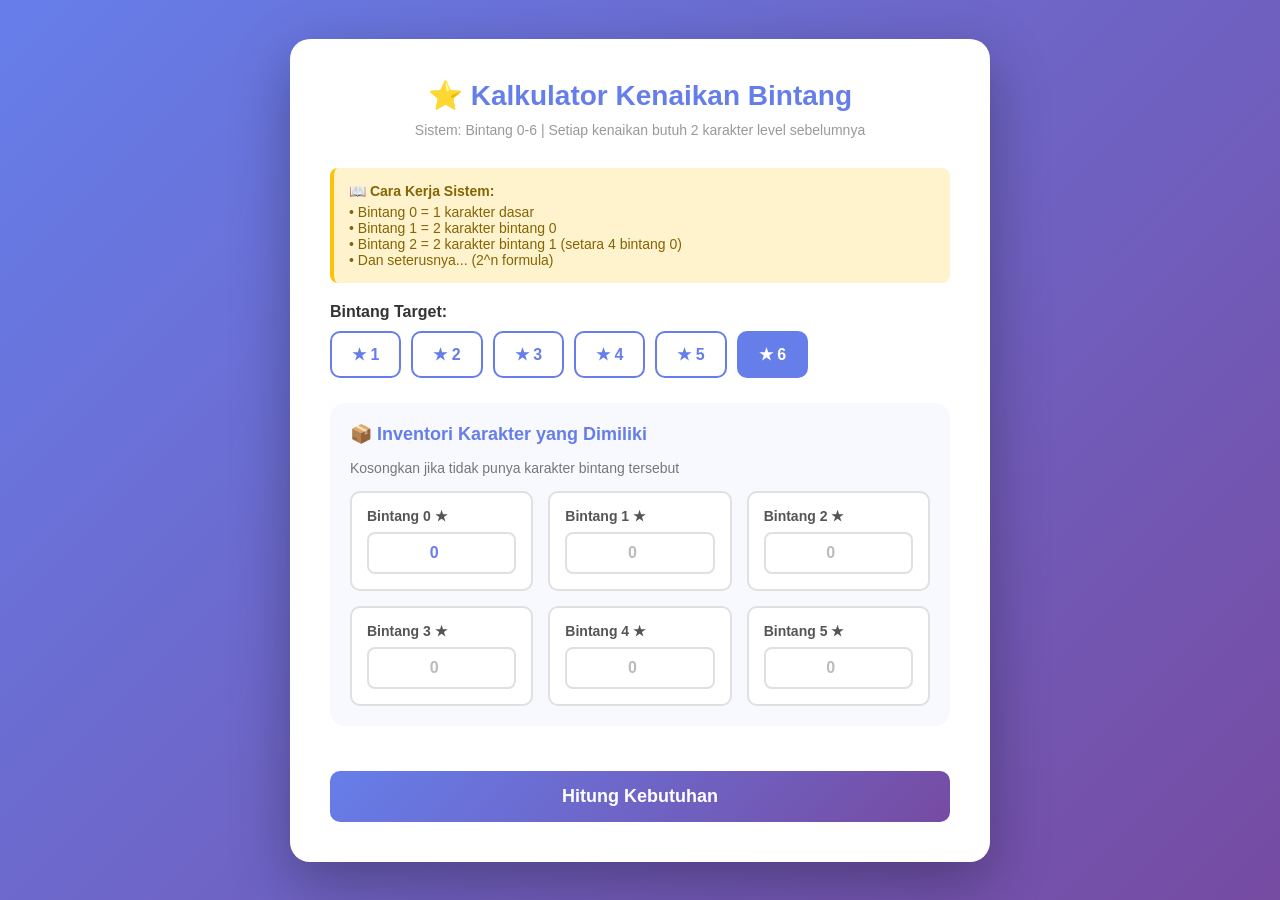
<file: index.html>
<!DOCTYPE html>
<html lang="id">
  <head>
    <meta charset="UTF-8" />
    <meta name="viewport" content="width=device-width, initial-scale=1.0" />
    <title>Kalkulator Kenaikan Bintang</title>
    <link rel="stylesheet" href="./styles.css">
  </head>
  <body>
    <div class="container">
      <h1>⭐ Kalkulator Kenaikan Bintang</h1>
      <p class="subtitle">
        Sistem: Bintang 0-6 | Setiap kenaikan butuh 2 karakter level sebelumnya
      </p>

      <div class="info-box">
        <strong>📖 Cara Kerja Sistem:</strong>
        • Bintang 0 = 1 karakter dasar<br />
        • Bintang 1 = 2 karakter bintang 0<br />
        • Bintang 2 = 2 karakter bintang 1 (setara 4 bintang 0)<br />
        • Dan seterusnya... (2^n formula)
      </div>

      <div class="input-group">
        <label>Bintang Target:</label>
        <div class="star-selector" id="targetStarSelector">
          <button class="star-btn" data-star="1">★ 1</button>
          <button class="star-btn" data-star="2">★ 2</button>
          <button class="star-btn" data-star="3">★ 3</button>
          <button class="star-btn" data-star="4">★ 4</button>
          <button class="star-btn" data-star="5">★ 5</button>
          <button class="star-btn active" data-star="6">★ 6</button>
        </div>
      </div>

      <div class="inventory-section">
        <h3>📦 Inventori Karakter yang Dimiliki</h3>
        <p style="color: #777; font-size: 14px; margin-bottom: 15px">
          Kosongkan jika tidak punya karakter bintang tersebut
        </p>
        <div class="inventory-grid">
          <div class="inventory-item">
            <label>Bintang 0 ★</label>
            <input type="number" id="inv0" min="0" placeholder="0" value="0" />
          </div>
          <div class="inventory-item">
            <label>Bintang 1 ★</label>
            <input type="number" id="inv1" min="0" placeholder="0" />
          </div>
          <div class="inventory-item">
            <label>Bintang 2 ★</label>
            <input type="number" id="inv2" min="0" placeholder="0" />
          </div>
          <div class="inventory-item">
            <label>Bintang 3 ★</label>
            <input type="number" id="inv3" min="0" placeholder="0" />
          </div>
          <div class="inventory-item">
            <label>Bintang 4 ★</label>
            <input type="number" id="inv4" min="0" placeholder="0" />
          </div>
          <div class="inventory-item">
            <label>Bintang 5 ★</label>
            <input type="number" id="inv5" min="0" placeholder="0" />
          </div>
        </div>
      </div>

      <button class="calculate-btn" onclick="calculate()">
        Hitung Kebutuhan
      </button>

      <div class="result" id="result">
        <h2>📊 Hasil Perhitungan</h2>
        <div class="result-item">
          <span class="label"
            >Total Kebutuhan untuk Bintang
            <span id="targetDisplay">6</span>:</span
          >
          <span class="value" id="totalNeeded">0</span>
        </div>
        <div class="result-item">
          <span class="label">Total Nilai yang Sudah Dimiliki:</span>
          <span class="value" id="totalOwned">0</span>
        </div>
        <div class="result-item highlight">
          <span class="label">Sisa Karakter Bintang 0 yang Dibutuhkan:</span>
          <span class="value" id="remaining">0</span>
        </div>

        <div class="breakdown">
          <h4>📋 Rincian Inventori (dalam nilai Bintang 0):</h4>
          <div id="breakdownList"></div>
        </div>
      </div>
    </div>

    <script src="./script.js"></script>
  </body>
</html>
</file>
<file: styles.css>
* {
  margin: 0;
  padding: 0;
  box-sizing: border-box;
}

body {
  font-family: "Segoe UI", Tahoma, Geneva, Verdana, sans-serif;
  background: linear-gradient(135deg, #667eea 0%, #764ba2 100%);
  min-height: 100vh;
  display: flex;
  justify-content: center;
  align-items: center;
  padding: 20px;
}

.container {
  background: white;
  border-radius: 20px;
  padding: 40px;
  box-shadow: 0 20px 60px rgba(0, 0, 0, 0.3);
  max-width: 700px;
  width: 100%;
}

h1 {
  text-align: center;
  color: #667eea;
  margin-bottom: 10px;
  font-size: 28px;
}

.subtitle {
  text-align: center;
  color: #999;
  font-size: 14px;
  margin-bottom: 30px;
}

.input-group {
  margin-bottom: 25px;
}

label {
  display: block;
  margin-bottom: 10px;
  color: #333;
  font-weight: 600;
  font-size: 16px;
}

.star-selector {
  display: flex;
  gap: 10px;
  flex-wrap: wrap;
}

.star-btn {
  padding: 12px 20px;
  border: 2px solid #667eea;
  background: white;
  color: #667eea;
  border-radius: 10px;
  cursor: pointer;
  font-size: 16px;
  font-weight: 600;
  transition: all 0.3s;
}

.star-btn:hover {
  transform: translateY(-2px);
  box-shadow: 0 5px 15px rgba(102, 126, 234, 0.3);
}

.star-btn.active {
  background: #667eea;
  color: white;
}

.inventory-section {
  background: #f8f9ff;
  padding: 20px;
  border-radius: 15px;
  margin-bottom: 25px;
}

.inventory-section h3 {
  color: #667eea;
  margin-bottom: 15px;
  font-size: 18px;
}

.inventory-grid {
  display: grid;
  grid-template-columns: repeat(auto-fit, minmax(140px, 1fr));
  gap: 15px;
}

.inventory-item {
  background: white;
  padding: 15px;
  border-radius: 10px;
  border: 2px solid #e0e0e0;
  transition: all 0.3s;
}

.inventory-item:hover {
  border-color: #667eea;
  transform: translateY(-2px);
}

.inventory-item label {
  display: block;
  margin-bottom: 8px;
  font-size: 14px;
  color: #555;
}

.inventory-item input {
  width: 100%;
  padding: 10px;
  border: 2px solid #e0e0e0;
  border-radius: 8px;
  font-size: 16px;
  text-align: center;
  font-weight: 600;
  color: #667eea;
  transition: border-color 0.3s;
}

.inventory-item input:focus {
  outline: none;
  border-color: #667eea;
}

.inventory-item input::placeholder {
  color: #bbb;
}

.calculate-btn {
  width: 100%;
  padding: 15px;
  background: linear-gradient(135deg, #667eea 0%, #764ba2 100%);
  color: white;
  border: none;
  border-radius: 10px;
  font-size: 18px;
  font-weight: 600;
  cursor: pointer;
  transition: transform 0.3s;
  margin-top: 20px;
}

.calculate-btn:hover {
  transform: translateY(-2px);
  box-shadow: 0 10px 25px rgba(102, 126, 234, 0.4);
}

.result {
  margin-top: 30px;
  padding: 25px;
  background: #f8f9ff;
  border-radius: 15px;
  border-left: 5px solid #667eea;
  display: none;
}

.result.show {
  display: block;
  animation: slideIn 0.5s;
}

@keyframes slideIn {
  from {
    opacity: 0;
    transform: translateY(-20px);
  }
  to {
    opacity: 1;
    transform: translateY(0);
  }
}

.result h2 {
  color: #667eea;
  margin-bottom: 15px;
  font-size: 22px;
}

.result-item {
  padding: 12px;
  margin-bottom: 10px;
  background: white;
  border-radius: 8px;
  display: flex;
  justify-content: space-between;
  align-items: center;
}

.result-item .label {
  color: #555;
  font-weight: 500;
}

.result-item .value {
  color: #667eea;
  font-weight: 700;
  font-size: 18px;
}

.result-item.highlight {
  background: #667eea;
}

.result-item.highlight .label,
.result-item.highlight .value {
  color: white;
}

.breakdown {
  margin-top: 15px;
  padding: 15px;
  background: white;
  border-radius: 8px;
}

.breakdown h4 {
  color: #764ba2;
  margin-bottom: 10px;
  font-size: 16px;
}

.breakdown-item {
  display: flex;
  justify-content: space-between;
  padding: 8px 0;
  border-bottom: 1px solid #f0f0f0;
  font-size: 14px;
}

.breakdown-item:last-child {
  border-bottom: none;
}

.info-box {
  background: #fff3cd;
  border-left: 4px solid #ffc107;
  padding: 15px;
  border-radius: 8px;
  margin-bottom: 20px;
  font-size: 14px;
  color: #856404;
}

.info-box strong {
  display: block;
  margin-bottom: 5px;
}
</file>
